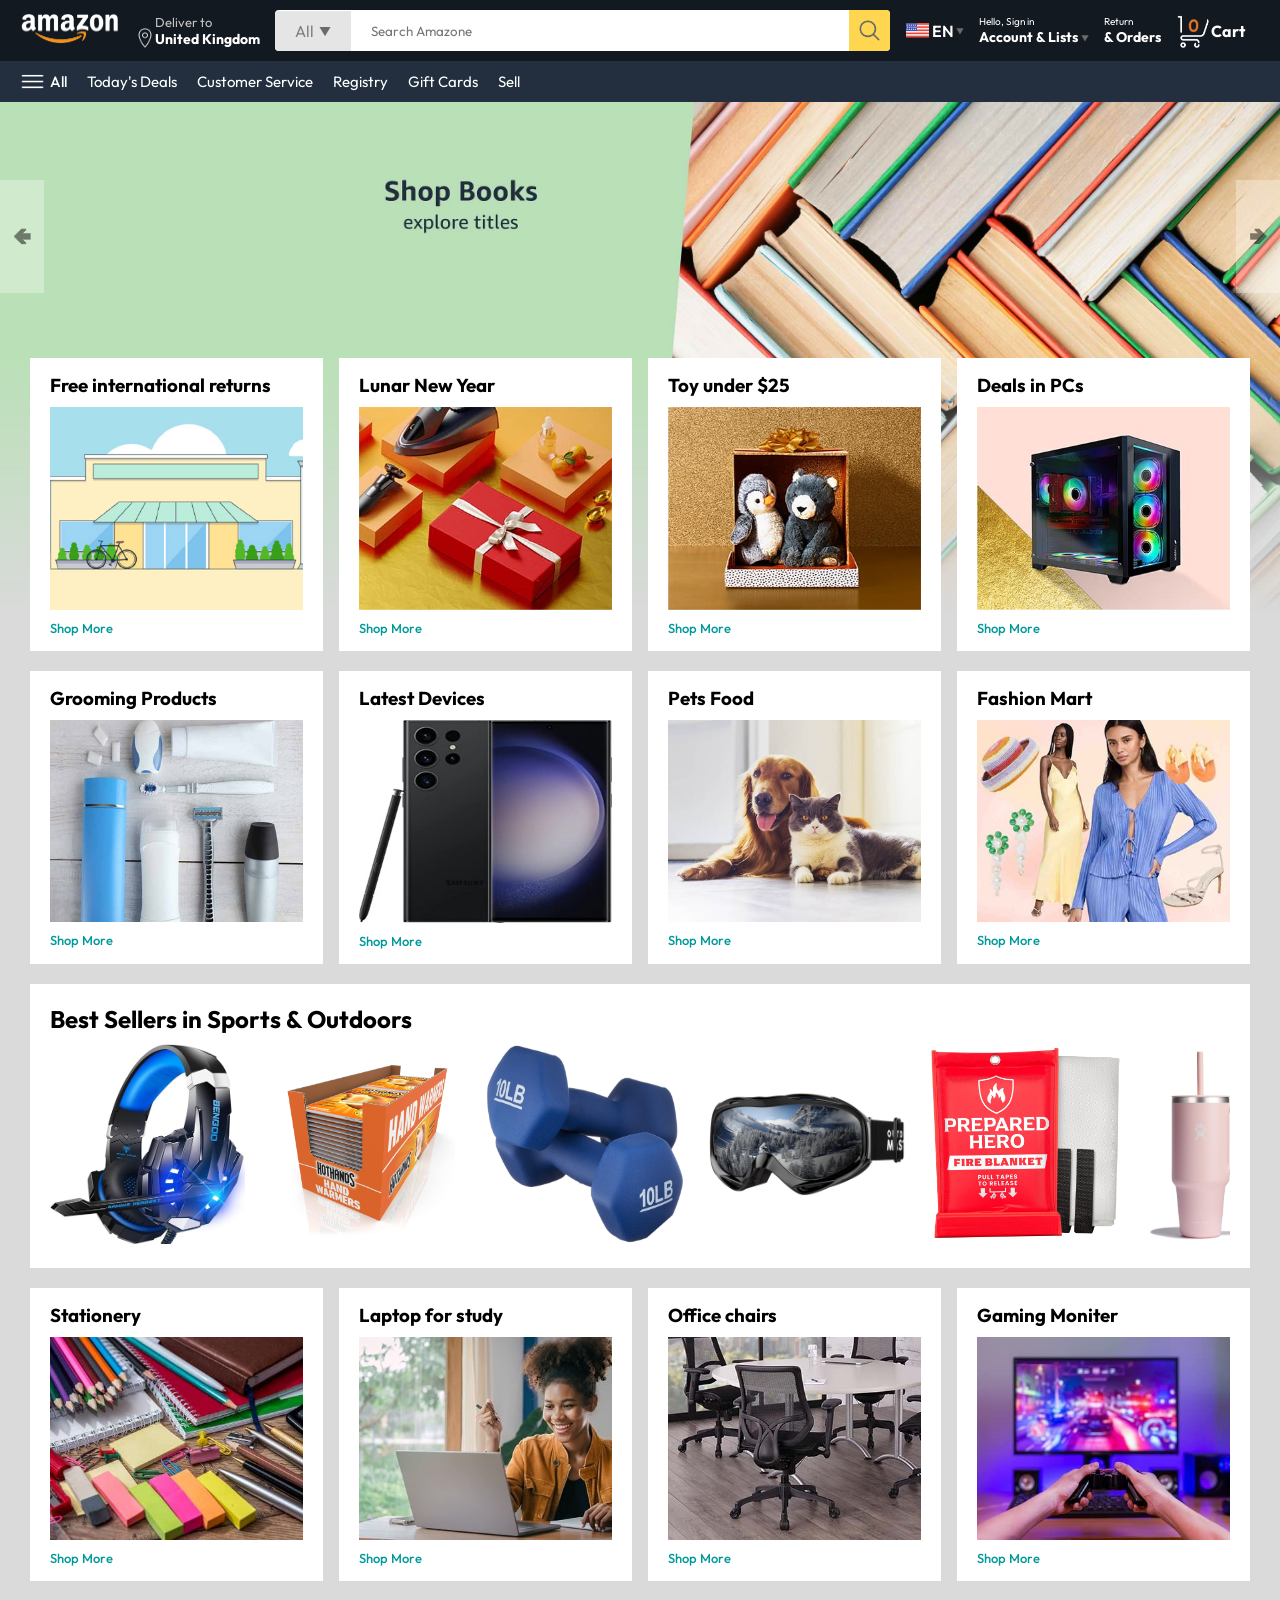
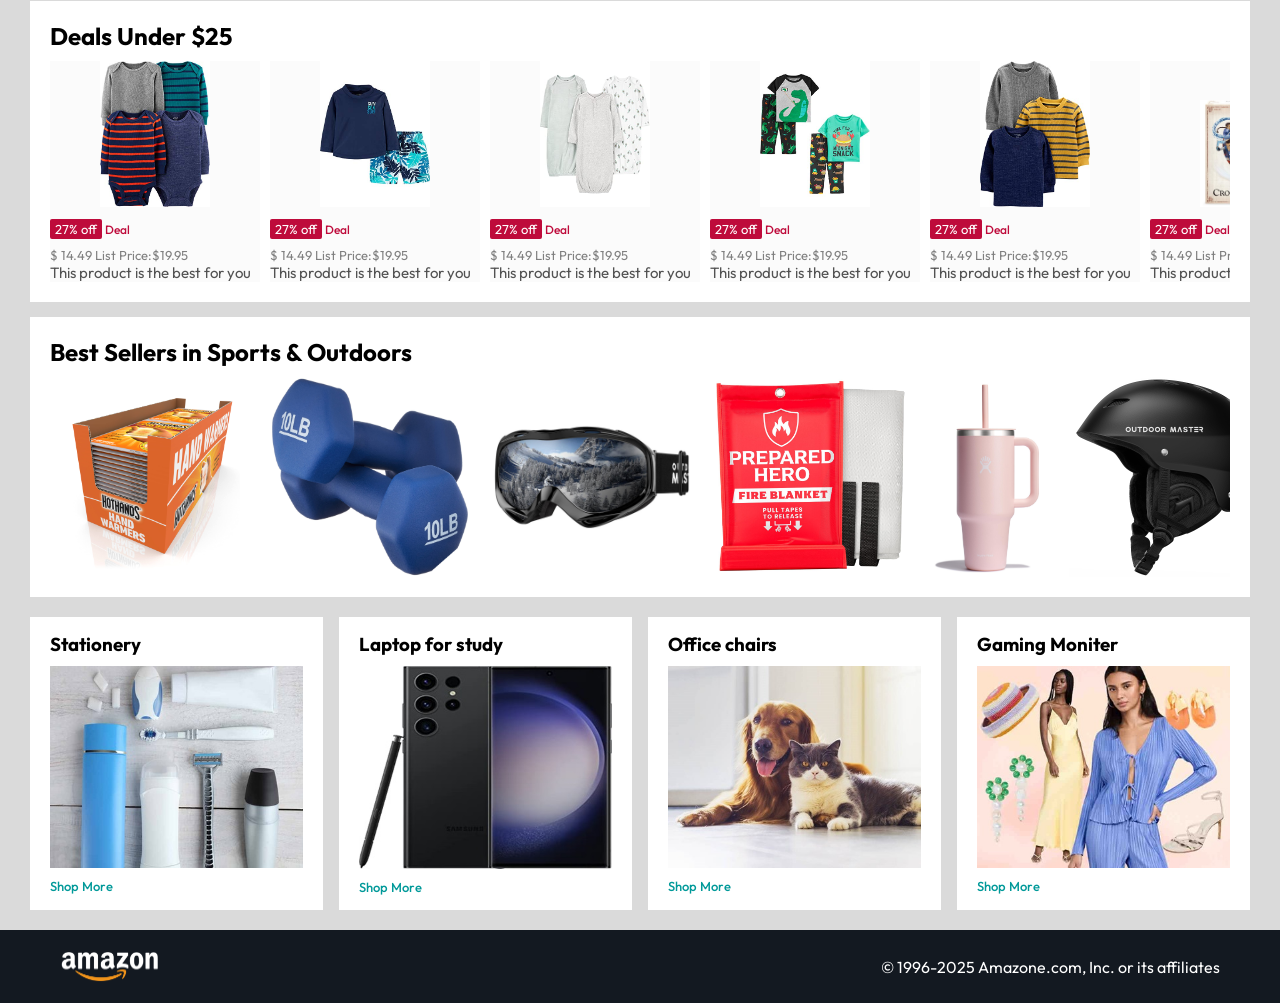
<file: index.html>
<!DOCTYPE html>
<html lang="en">
<head>
    <meta charset="UTF-8">
    <meta name="viewport" content="width=device-width, initial-scale=1.0">
    <title>Amazone-Clone</title>
    <link rel="stylesheet" href="style.css">
    <link rel="shortcut icon" href="assets/amazoneFavicons.png" type="image/x-icon">
</head>
<body>
    <nav>
        <a href="/">  
            <img src="assets/amazon_logo.png" width="100" alt="">
        </a>


        <div class="nav-country">
            <img src="assets/location_icon.png" height="20" alt="">
            <div>
                <p>Deliver to</p>
                <h1>United Kingdom</h1>

            </div>
        </div>

        <div class="nav-search">
            <div class="nav-search-gategory">
                <p>All</p>
                <img src="/assets/dropdown_icon.png" height="12" alt="">
            </div>
            <input type="text" class="nav-search-input" placeholder="Search Amazone">
            <img src="/assets/search_icon.png"  class="nav-search-icon">
        </div>

        <div class="nav-language">
            <img src="assets/us_flag.png" width="25px" alt="">
            <p>EN</p>
            <img src="assets/dropdown_icon.png" width="8px" alt="">

        </div>

        <div class="nav-text">
            <p><a href="/signin.html">Hello, Sign in</a></p>
            <h1>Account & Lists <img src="/assets/dropdown_icon.png" width="8px" alt=""></h1>

        </div>


        <div class="nav-text">
            <p>Return</p>
            <h1>& Orders</h1>

        </div>
        <a href="/signin.html" class="mobil-user-icon" style="display: none;">
            <img src="/assets/user.png" alt="">
        </a>
          <a href="/signin.html" class="mobil-user-icon" style="display: none;">
            <img src="/assets/user.png" >
          </a>
        <a href="/cart.html" class="nav-cart">
            <img src="/assets/cart_icon.png" width="35px" alt="">
            <h4>Cart</h4>
        </a>



    </nav>


    <div class="nav-bottom">
        <div>
            <img src="/assets/menu_icon.png" width="25px" alt="">
            <p>All</p>
        </div>


        <p>Today's Deals</p>
        <p>Customer Service</p>
        <p>Registry</p>
        <p>Gift Cards</p>
        <p>Sell</p>

    </div>

    <div class="header-slider">
        <a href="#" class="control_prev">&#129144</a>
        <a href="#" class="control_next">&#129146</a>
        <ul>
            <img src="/assets/header1.jpg" class="header-img" alt="">
            <img src="/assets/header2.jpg" class="header-img" alt="">
            <img src="/assets/header3.jpg" class="header-img" alt="">
            <img src="/assets/header4.jpg" class="header-img" alt="">
            <img src="/assets/header5.jpg" class="header-img" alt="">
            <img src="/assets/header6.jpg" class="header-img" alt="">
        </ul>
    </div>


    <div class="box-row header-box">
        <div class="box-col">
            <h3>Free international returns</h3>
            <img src="/assets/box1-1.jpg" alt="">
            <a href="/">Shop More</a>
        </div>

        <div class="box-col">
            <h3>Lunar New Year</h3>
            <img src="/assets/box1-2.jpg" alt="">
            <a href="/">Shop More</a>
        </div>

        <div class="box-col">
            <h3>Toy under $25</h3>
            <img src="/assets/box1-3.jpg" alt="">
            <a href="/">Shop More</a>
        </div>

        <div class="box-col">
            <h3>Deals in PCs</h3>
            <img src="/assets/box1-4.jpg" alt="">
            <a href="/">Shop More</a>
        </div>
    </div>



    <div class="box-row ">
        <div class="box-col">
            <h3>Grooming Products</h3>
            <img src="/assets/box2-1.jpg" alt="">
            <a href="/">Shop More</a>
        </div>

        <div class="box-col">
            <h3>Latest Devices</h3>
            <img src="/assets/box2-2.jpg" alt="">
            <a href="/">Shop More</a>
        </div>

        <div class="box-col">
            <h3>Pets Food</h3>
            <img src="/assets/box2-3.jpg" alt="">
            <a href="/">Shop More</a>
        </div>

        <div class="box-col">
            <h3>Fashion Mart</h3>
            <img src="/assets/box2-4.jpg" alt="">
            <a href="/">Shop More</a>
        </div>
    </div>



    <div class="products-slider">
        <h2>Best Sellers in Sports & Outdoors</h2>
        <div class="products">


            <a href="/product.html">
            <img src="/assets/product_img.jpg" alt=""> </a>

            <img src="/assets/product1-1.jpg" alt="">
            <img src="/assets/product1-2.jpg" alt="">
            <img src="/assets/product1-3.jpg" alt="">
            <img src="/assets/product1-4.jpg" alt="">
            <img src="/assets/product1-5.jpg" alt="">
            <img src="/assets/product1-6.jpg" alt="">
            <img src="/assets/product1-7.jpg" alt="">
            <img src="/assets/product1-8.jpg" alt="">
            <img src="/assets/product1-9.jpg" alt="">
            <img src="/assets/product1-10.jpg" alt="">
        </div>
    </div>


    
    <div class="box-row ">
        <div class="box-col">
            <h3>Stationery</h3>
            <img src="/assets/box3-1.jpg" alt="">
            <a href="/">Shop More</a>
        </div>

        <div class="box-col">
            <h3>Laptop for study</h3>
            <img src="/assets/box3-2.jpg" alt="">
            <a href="/">Shop More</a>
        </div>

        <div class="box-col">
            <h3>Office chairs</h3>
            <img src="/assets/box3-3.jpg" alt="">
            <a href="/">Shop More</a>
        </div>

        <div class="box-col">
            <h3>Gaming Moniter</h3>
            <img src="/assets/box3-4.jpg" alt="">
            <a href="/">Shop More</a>
        </div>
    </div>




    <div class="products-slider-with-price">
        <h2>Deals Under $25</h2>
        <div class="products">
            <div class="product-card">
                <div class="product-img-container">
                    <img src="/assets/product2-1.jpg" alt="">
                </div>

                <div class="product-offer">
                    <p>27% off</p> <span>Deal</span>
                </div>

                <p class="product-price">$  <span>14.49</span> List Price:$19.95</p>
                <h4>This product is the best for you</h4>
            </div>
           
            <div class="product-card">
                <div class="product-img-container">
                    <img src="/assets/product2-2.jpg" alt="">
                </div>

                <div class="product-offer">
                    <p>27% off</p> <span>Deal</span>
                </div>

                <p class="product-price">$  <span>14.49</span> List Price:$19.95</p>
                <h4>This product is the best for you</h4>
            </div>
            <div class="product-card">
                <div class="product-img-container">
                    <img src="/assets/product2-3.jpg" alt="">
                </div>

                <div class="product-offer">
                    <p>27% off</p> <span>Deal</span>
                </div>

                <p class="product-price">$  <span>14.49</span> List Price:$19.95</p>
                <h4>This product is the best for you</h4>
            </div>
            <div class="product-card">
                <div class="product-img-container">
                    <img src="/assets/product2-4.jpg" alt="">
                </div>

                <div class="product-offer">
                    <p>27% off</p> <span>Deal</span>
                </div>

                <p class="product-price">$  <span>14.49</span> List Price:$19.95</p>
                <h4>This product is the best for you</h4>
            </div>
            <div class="product-card">
                <div class="product-img-container">
                    <img src="/assets/product2-5.jpg" alt="">
                </div>

                <div class="product-offer">
                    <p>27% off</p> <span>Deal</span>
                </div>

                <p class="product-price">$  <span>14.49</span> List Price:$19.95</p>
                <h4>This product is the best for you</h4>
            </div>
            <div class="product-card">
                <div class="product-img-container">
                    <img src="/assets/product2-6.jpg" alt="">
                </div>

                <div class="product-offer">
                    <p>27% off</p> <span>Deal</span>
                </div>

                <p class="product-price">$  <span>14.49</span> List Price:$19.95</p>
                <h4>This product is the best for you</h4>
            </div>
            <div class="product-card">
                <div class="product-img-container">
                    <img src="/assets/product2-7.jpg" alt="">
                </div>

                <div class="product-offer">
                    <p>27% off</p> <span>Deal</span>
                </div>

                <p class="product-price">$  <span>14.49</span> List Price:$19.95</p>
                <h4>This product is the best for you</h4>
            </div>
            <div class="product-card">
                <div class="product-img-container">
                    <img src="/assets/product2-8.jpg" alt="">
                </div>

                <div class="product-offer">
                    <p>27% off</p> <span>Deal</span>
                </div>

                <p class="product-price">$  <span>14.49</span> List Price:$19.95</p>
                <h4>This product is the best for you</h4>
            </div>
            <div class="product-card">
                <div class="product-img-container">
                    <img src="/assets/product2-9.jpg" alt="">
                </div>

                <div class="product-offer">
                    <p>27% off</p> <span>Deal</span>
                </div>

                <p class="product-price">$  <span>14.49</span> List Price:$19.95</p>
                <h4>This product is the best for you</h4>
            </div>
            <div class="product-card">
                <div class="product-img-container">
                    <img src="/assets/product2-10.jpg" alt="">
                </div>

                <div class="product-offer">
                    <p>27% off</p> <span>Deal</span>
                </div>

                <p class="product-price">$  <span>14.49</span> List Price:$19.95</p>
                <h4>This product is the best for you</h4>
            </div>
            <div class="product-card">
                <div class="product-img-container">
                    <img src="/assets/product2-11.jpg" alt="">
                </div>

                <div class="product-offer">
                    <p>27% off</p> <span>Deal</span>
                </div>

                <p class="product-price">$  <span>14.49</span> List Price:$19.95</p>
                <h4>This product is the best for you</h4>
            </div>
        </div>
    </div>



    <div class="products-slider">
        <h2>Best Sellers in Sports & Outdoors</h2>
        <div class="products">

            <img src="/assets/product1-1.jpg" alt="">
            <img src="/assets/product1-2.jpg" alt="">
            <img src="/assets/product1-3.jpg" alt="">
            <img src="/assets/product1-4.jpg" alt="">
            <img src="/assets/product1-5.jpg" alt="">
            <img src="/assets/product1-6.jpg" alt="">
            <img src="/assets/product1-7.jpg" alt="">
            <img src="/assets/product1-8.jpg" alt="">
            <img src="/assets/product1-9.jpg" alt="">
            <img src="/assets/product1-10.jpg" alt="">
        </div>
    </div>





     <div class="box-row ">
        <div class="box-col">
            <h3>Stationery</h3>
            <img src="/assets/box2-1.jpg" alt="">
            <a href="/">Shop More</a>
        </div>

        <div class="box-col">
            <h3>Laptop for study</h3>
            <img src="/assets/box2-2.jpg" alt="">
            <a href="/">Shop More</a>
        </div>

        <div class="box-col">
            <h3>Office chairs</h3>
            <img src="/assets/box2-3.jpg" alt="">
            <a href="/">Shop More</a>
        </div>

        <div class="box-col">
            <h3>Gaming Moniter</h3>
            <img src="/assets/box2-4.jpg" alt="">
            <a href="/">Shop More</a>
        </div>
    </div>



<footer>
    <img src="/assets/amazon_logo.png"  width="100" alt="">
    <p>&copy; 1996-2025 Amazone.com, Inc. or its affiliates</p>
</footer>

    
    <script src="script.js"></script>
</body>
</html>
</file>
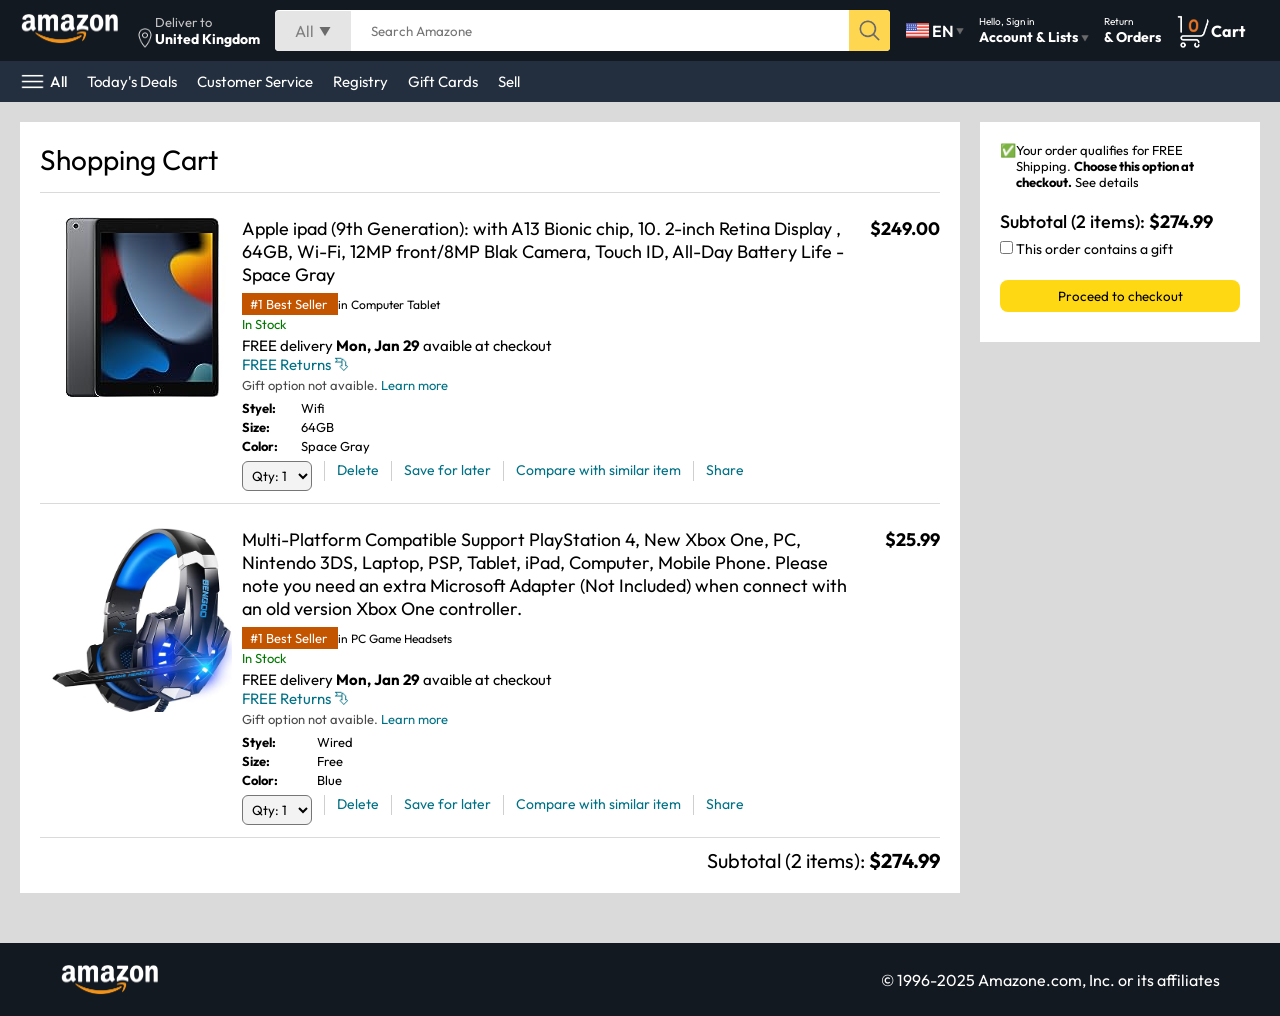
<file: cart.html>
<!DOCTYPE html>
<html lang="en">
<head>
    <meta charset="UTF-8">
    <meta name="viewport" content="width=device-width, initial-scale=1.0">
    <title>Cart</title>
    <link rel="stylesheet" href="/style.css">
    <link rel="stylesheet" href="/cart.css">
</head>
<body>

        <nav>
        <a href="/">  
            <img src="assets/amazon_logo.png" width="100" alt="">
        </a>


        <div class="nav-country">
            <img src="assets/location_icon.png" height="20" alt="">
            <div>
                <p>Deliver to</p>
                <h1>United Kingdom</h1>

            </div>
        </div>

        <div class="nav-search">
            <div class="nav-search-gategory">
                <p>All</p>
                <img src="/assets/dropdown_icon.png" height="12" alt="">
            </div>
            <input type="text" class="nav-search-input" placeholder="Search Amazone">
            <img src="/assets/search_icon.png"  class="nav-search-icon">
        </div>

        <div class="nav-language">
            <img src="assets/us_flag.png" width="25px" alt="">
            <p>EN</p>
            <img src="assets/dropdown_icon.png" width="8px" alt="">

        </div>

        <div class="nav-text">
            <p><a href="/signin.html">Hello, Sign in</a></p>
            <h1>Account & Lists <img src="/assets/dropdown_icon.png" width="8px" alt=""></h1>

        </div>


        <div class="nav-text">
            <p>Return</p>
            <h1>& Orders</h1>

        </div>

          <a href="/signin.html" class="mobil-user-icon" style="display: none;">
            <img src="/assets/user.png" alt="">
        </a>

        <a href="" class="nav-cart">
            <img src="/assets/cart_icon.png" width="35px" alt="">
            <h4>Cart</h4>
        </a>



    </nav>


    <div class="nav-bottom">
        <div>
            <img src="/assets/menu_icon.png" width="25px" alt="">
            <p>All</p>
        </div>


        <p>Today's Deals</p>
        <p>Customer Service</p>
        <p>Registry</p>
        <p>Gift Cards</p>
        <p>Sell</p>

    </div>

    <div class="cart">
        <div class="cart-left">
              <h1>Shopping Cart</h1>
              <hr>
              <div class="product-cart-list">
                <img src="/assets/ipad_img.jpg" alt="" width="180px">
                <div>
                    <div class="product-cart-titleprice">
                        <p>Apple  ipad (9th Generation): with A13 Bionic chip, 10.
                            2-inch Retina Display , 64GB, Wi-Fi, 12MP front/8MP Blak 
                            Camera, Touch ID, All-Day Battery Life - Space Gray
                        </p>
                        <p><b>$249.00</b></p>
                    </div>
                    <p  class="product-cart-bestseller">
                    <span>    #1 Best Seller </span> in Computer Tablet 
                    </p>
                    <p class="product-cart-stock">In Stock</p>
                    <p class="product-cart-delivery">FREE delivery <b> Mon, Jan 29 </b> avaible at checkout</p>
                    <p class="product-cart-returns">FREE Returns &#11191</p>
                    <p class="product-cart-giftoption">Gift option not avaible. <span>Learn more</span> </p>
                    <div class="product-cart-specs">
                        <p><b>Styel:</b></p> <p>Wifi</p>
                        <p><b>Size:</b></p> <p>64GB</p>
                        <p><b>Color:</b></p> <p>Space Gray</p>
                    </div>


                    <div class="cart-list-action">
                        <select > 
                            <option value=" 1">Qty: 1</option>
                            <option value=" 2">Qty: 2</option>
                            <option value="3">Qty: 3</option>
                            <option value=" 4">Qty: 4</option>
                            <option value="5">Qty: 5</option>
                        </select>
                        <hr>
                        <p class="action-btn">Delete</p>
                        <hr>
                        <p class="action-btn">Save for  later</p>
                        <hr>
                        <p class="action-btn">Compare with similar item</p>
                        <hr>
                        <p class="action-btn">Share</p>
                    </div>

                </div>
              </div>



              <hr>




               <div class="product-cart-list">
                <img src="/assets/product_img.jpg" alt="" width="180px" >
                <div>
                    <div class="product-cart-titleprice">
                        <p>Multi-Platform Compatible Support PlayStation 4, New
                Xbox One, PC, Nintendo 3DS, Laptop, PSP, Tablet, iPad,
                Computer, Mobile Phone. Please note you need an extra 
                Microsoft Adapter (Not Included) when connect with an old 
                version Xbox One controller.
                        </p>
                        <p><b>$25.99</b></p>
                    </div>
                    <p  class="product-cart-bestseller">
                    <span>    #1 Best Seller </span> in PC Game Headsets
                    </p>
                    <p class="product-cart-stock">In Stock</p>
                    <p class="product-cart-delivery">FREE delivery <b> Mon, Jan 29 </b> avaible at checkout</p>
                    <p class="product-cart-returns">FREE Returns &#11191</p>
                    <p class="product-cart-giftoption">Gift option not avaible. <span>Learn more</span> </p>
                    <div class="product-cart-specs">
                        <p><b>Styel:</b></p> <p>Wired</p>
                        <p><b>Size:</b></p> <p>Free</p>
                        <p><b>Color:</b></p> <p>Blue</p>
                    </div>


                    <div class="cart-list-action">
                        <select > 
                            <option value=" 1">Qty: 1</option>
                            <option value=" 2">Qty: 2</option>
                            <option value="3">Qty: 3</option>
                            <option value=" 4">Qty: 4</option>
                            <option value="5">Qty: 5</option>
                        </select>
                        <hr>
                        <p class="action-btn">Delete</p>
                        <hr>
                        <p class="action-btn">Save for  later</p>
                        <hr>
                        <p class="action-btn">Compare with similar item</p>
                        <hr>
                        <p class="action-btn">Share</p>
                    </div>

                </div>
              </div>
              <hr>
              <div class="cart-list-subtotal">
                Subtotal (2 items): <b>$274.99</b>
              </div>



        </div>
        <div class="cart-right">
            <div class="cart-free-delivery">
                <p>&#x2705</p>
                <p>Your order qualifies for FREE Shipping.
                     <b>Choose this option at checkout.</b> See details</p>
                     

            </div>

            <p class="cart-subtotal"> Subtotal (2 items): <b>$274.99</b></p>
            <p class="cart-right-gift"> <input type="checkbox"> This order contains a gift</p>
            <button>Proceed to checkout</button>
        </div>
    </div>

    
<footer class="footer-cart">
    <img src="/assets/amazon_logo.png"  width="100" alt="">
    <p>&copy; 1996-2025 Amazone.com, Inc. or its affiliates</p>
</footer>

    
</body>
</html>
</file>
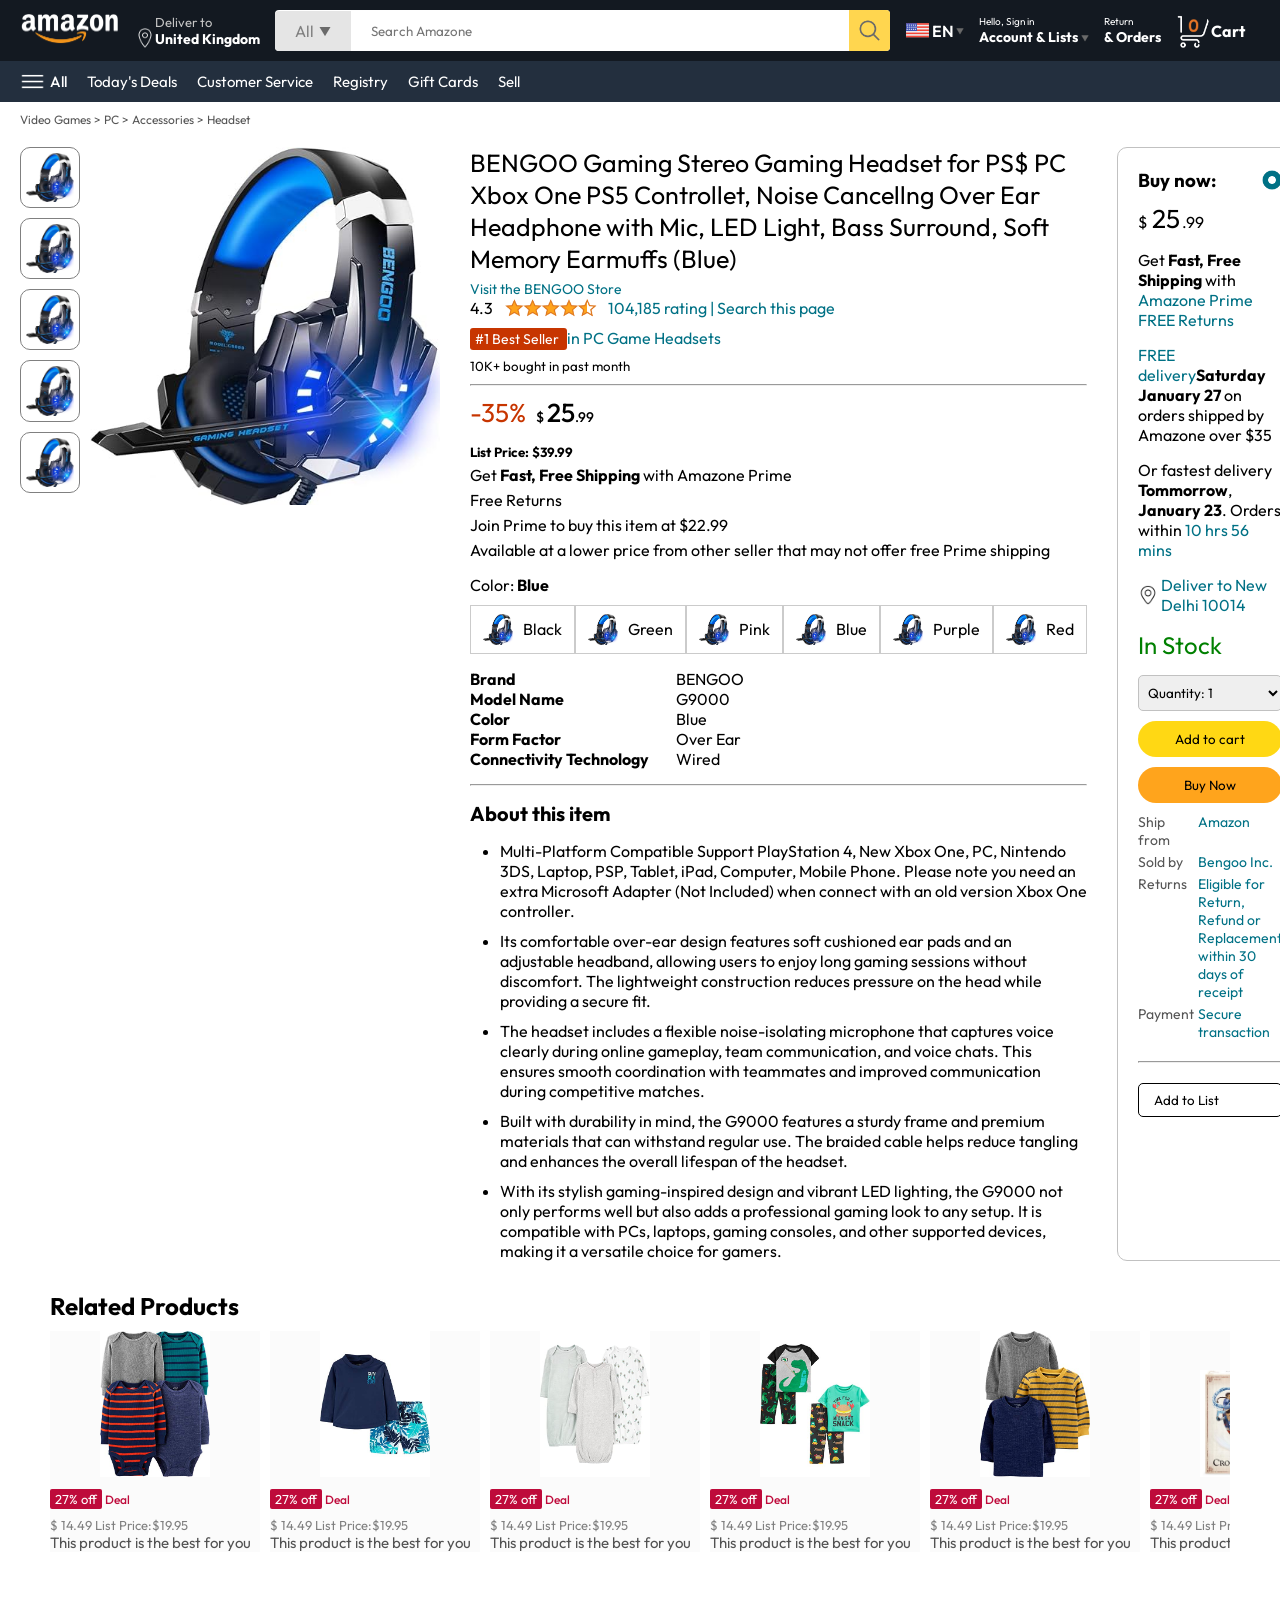
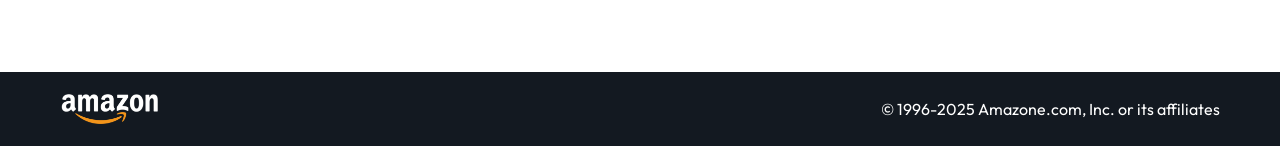
<file: product.html>
<!DOCTYPE html>
<html lang="en">
<head>
    <meta charset="UTF-8">
    <meta name="viewport" content="width=device-width, initial-scale=1.0">
    <title>Product Page</title>
    <link rel="stylesheet" href="style.css">
    <link rel="stylesheet" href="product.css">

</head>
<body>
    


     <nav>
        <a href="/">  
            <img src="assets/amazon_logo.png" width="100" alt="">
        </a>


        <div class="nav-country">
            <img src="assets/location_icon.png" height="20" alt="">
            <div>
                <p>Deliver to</p>
                <h1>United Kingdom</h1>

            </div>
        </div>

        <div class="nav-search">
            <div class="nav-search-gategory">
                <p>All</p>
                <img src="/assets/dropdown_icon.png" height="12" alt="">
            </div>
            <input type="text" class="nav-search-input" placeholder="Search Amazone">
            <img src="/assets/search_icon.png"  class="nav-search-icon">
        </div>

        <div class="nav-language">
            <img src="assets/us_flag.png" width="25px" alt="">
            <p>EN</p>
            <img src="assets/dropdown_icon.png" width="8px" alt="">

        </div>

        <div class="nav-text">
            <p><a href="/signin.html">Hello, Sign in</a></p>
            <h1>Account & Lists <img src="/assets/dropdown_icon.png" width="8px" alt=""></h1>

        </div>


        <div class="nav-text">
            <p>Return</p>
            <h1>& Orders</h1>

        </div>

         <a href="/signin.html" class="mobil-user-icon" style="display: none;">
            <img src="/assets/user.png" alt="">
        </a>

        <a href="/cart.html" class="nav-cart">
            <img src="/assets/cart_icon.png" width="35px" alt="">
            <h4>Cart</h4>
        </a>



    </nav>


    <div class="nav-bottom">
        <div>
            <img src="/assets/menu_icon.png" width="25px" alt="">
            <p>All</p>
        </div>


        <p>Today's Deals</p>
        <p>Customer Service</p>
        <p>Registry</p>
        <p>Gift Cards</p>
        <p>Sell</p>

    </div>

    <p class="breadcrum">Video Games > PC > Accessories > Headset</p>

    <div class="product-display">
        <div class="product-d-image">
            <div class="product-icons">
                <img src="/assets/product_img.jpg"  alt="" width="60">
                <img src="/assets/product_img.jpg"  alt="" width="60">
                <img src="/assets/product_img.jpg"  alt="" width="60">
                <img src="/assets/product_img.jpg"  alt="" width="60">
                <img src="/assets/product_img.jpg"  alt="" width="60">
            </div>
            <div class="product-main-image">
                 <img src="/assets/product_img.jpg"  alt="" width="350">
            </div>
        </div>
        <div class="product-d-details">
            <p class="product-title">
                BENGOO Gaming Stereo Gaming Headset for PS$ PC Xbox One PS5
                Controllet, Noise Cancellng Over Ear Headphone with Mic, LED
                Light, Bass Surround, Soft Memory Earmuffs (Blue)
            </p>
            <p class="brand-store">
                Visit the BENGOO Store
            </p>

            <div class="product-rating">
            <div>
                    <div>4.3 <img src="/assets/rating_img.png" height="20px">
                    </div>
                
                <p>104,185 rating | Search this page</p>
            </div>

            <p>
                  <span> #1 Best Seller </span> in PC Game Headsets 
            </p>

            <h5>10K+ bought in past month</h5>
            <hr>
       </div>


       <div class="product-d-price">
        <div>
            <p>-35%</p>
            <h1>$ <span>25</span>.99</h1>


        </div>

        <h5>List Price:  <span> $39.99 </span></h5>
        <p>Get  <b>Fast, Free Shipping </b> with <span> Amazone Prime </span></p>
        <p> <span>Free Returns </span></p>
        <p> <span>Join Prime to  buy this item at $22.99 </span></p>
        <p>Available at a lower price from <span> other seller</span> that may not 
            offer free Prime shipping
        </p>
       </div>

       <div class="product-color-selection">
        <p>Color: <b>Blue</b></p>
        <div class="product-color-options">
            <div class="option">
                <img src="/assets/product_img.jpg" width="30px">
                <p>Black</p>
            </div>
            <div class="option">
                <img src="/assets/product_img.jpg" width="30px">
                <p>Green</p>
            </div>
            <div class="option">
                <img src="/assets/product_img.jpg" width="30px">
                <p>Pink</p>
            </div>
            <div class="option">
                <img src="/assets/product_img.jpg" width="30px">
                <p>Blue</p>
            </div>
            <div class="option">
                <img src="/assets/product_img.jpg" width="30px">
                <p>Purple</p>
            </div>
            <div class="option">
                <img src="/assets/product_img.jpg" width="30px">
                <p>Red</p>
            </div>
        </div>
       </div>


       <div class="product-info">
        <p>
            <b>Brand</b>
        </p> <p>BENGOO</p>
        <p>
            <b>Model Name  </b>
        </p> <p>G9000</p>
        <p>
            <b>Color</b>
        </p> <p>Blue</p>
        <p>
            <b>Form Factor</b>
        </p> <p>Over Ear</p>
        <p>
            <b>Connectivity Technology</b>
        </p> <p>Wired</p>
       </div>
       <hr>
       <div class="product-description">
        <h1>About this item</h1>
        <ul>
            <li>Multi-Platform Compatible Support PlayStation 4, New
                Xbox One, PC, Nintendo 3DS, Laptop, PSP, Tablet, iPad,
                Computer, Mobile Phone. Please note you need an extra 
                Microsoft Adapter (Not Included) when connect with an old 
                version Xbox One controller.
            </li>

            <li>Its comfortable over-ear design features soft cushioned ear pads and an adjustable headband, allowing users to enjoy long gaming sessions without discomfort. The lightweight construction reduces pressure on the head while providing a secure fit.</li>

            <li>The headset includes a flexible noise-isolating microphone that captures voice clearly during online gameplay, team communication, and voice chats. This ensures smooth coordination with teammates and improved communication during competitive matches.</li>

            <li>Built with durability in mind, the G9000 features a sturdy frame and premium materials that can withstand regular use. The braided cable helps reduce tangling and enhances the overall lifespan of the headset.</li>

            <li>With its stylish gaming-inspired design and vibrant LED lighting, the G9000 not only performs well but also adds a professional gaming look to any setup. It is compatible with PCs, laptops, gaming consoles, and other supported devices, making it a versatile choice for gamers.</li>
        </ul>
       </div>

        </div>
        <div class="product-d-purchase">
            <div class="title">
                <h3>Buy now:</h3> <img src="/assets/circle_icon.png" width="20px">
            </div>
            <h1  class="price">$ <span>25</span>.99</h1>
            <div class="gap">
                <p>Get <b>Fast, Free Shipping</b> with <span>Amazone Prime</span></p>
                <p><span>FREE Returns</span></p>
            </div>
            <div class="gap">
                <p><span> FREE delivery</span><b>Saturday</b></p>
                <p><b>January 27</b> on orders shipped by Amazone over $35</p>
            </div>
            <div class="gap">
                <p>Or fastest delivery <b>Tommorrow</b>, <b>January 23</b>. Orders
                within <span>10 hrs 56 mins </span></p>
                
            </div>


            <div class="delivery-location">
                <img src="/assets/location_icon_dark.png" alt="" width="20px">
                <p><span>Deliver to New Delhi 10014</span></p>
            </div>
            <h2 class="product-stock">In Stock</h2>
            <select class="product-quantity">
                <option value="1">Quantity: 1</option>
                <option value="2">Quantity: 2</option>
                <option value="3">Quantity: 3</option>
            </select>

            <button class="btn">Add to cart</button>
            <button class="btn product-buy">Buy Now</button>

            <div class="product-seller-info">

                <p>Ship from</p> <p><span>Amazon</span></p>
                <p>Sold by</p> <p><span>Bengoo Inc.</span></p>
                <p>Returns</p> <p><span>Eligible for Return, Refund or
                    Replacement within 30 days of receipt
                </span></p>
                <p>Payment</p> <p><span>Secure transaction</span></p>
            </div>

            <hr>
            <button class="product-add-list" >Add to List</button>

        </div>
    </div>




 <div class="products-slider-with-price">
        <h2>Related Products</h2>
        <div class="products">
            <div class="product-card">
                <div class="product-img-container">
                    <img src="/assets/product2-1.jpg" alt="">
                </div>

                <div class="product-offer">
                    <p>27% off</p> <span>Deal</span>
                </div>

                <p class="product-price">$  <span>14.49</span> List Price:$19.95</p>
                <h4>This product is the best for you</h4>
            </div>
           
            <div class="product-card">
                <div class="product-img-container">
                    <img src="/assets/product2-2.jpg" alt="">
                </div>

                <div class="product-offer">
                    <p>27% off</p> <span>Deal</span>
                </div>

                <p class="product-price">$  <span>14.49</span> List Price:$19.95</p>
                <h4>This product is the best for you</h4>
            </div>
            <div class="product-card">
                <div class="product-img-container">
                    <img src="/assets/product2-3.jpg" alt="">
                </div>

                <div class="product-offer">
                    <p>27% off</p> <span>Deal</span>
                </div>

                <p class="product-price">$  <span>14.49</span> List Price:$19.95</p>
                <h4>This product is the best for you</h4>
            </div>
            <div class="product-card">
                <div class="product-img-container">
                    <img src="/assets/product2-4.jpg" alt="">
                </div>

                <div class="product-offer">
                    <p>27% off</p> <span>Deal</span>
                </div>

                <p class="product-price">$  <span>14.49</span> List Price:$19.95</p>
                <h4>This product is the best for you</h4>
            </div>
            <div class="product-card">
                <div class="product-img-container">
                    <img src="/assets/product2-5.jpg" alt="">
                </div>

                <div class="product-offer">
                    <p>27% off</p> <span>Deal</span>
                </div>

                <p class="product-price">$  <span>14.49</span> List Price:$19.95</p>
                <h4>This product is the best for you</h4>
            </div>
            <div class="product-card">
                <div class="product-img-container">
                    <img src="/assets/product2-6.jpg" alt="">
                </div>

                <div class="product-offer">
                    <p>27% off</p> <span>Deal</span>
                </div>

                <p class="product-price">$  <span>14.49</span> List Price:$19.95</p>
                <h4>This product is the best for you</h4>
            </div>
            <div class="product-card">
                <div class="product-img-container">
                    <img src="/assets/product2-7.jpg" alt="">
                </div>

                <div class="product-offer">
                    <p>27% off</p> <span>Deal</span>
                </div>

                <p class="product-price">$  <span>14.49</span> List Price:$19.95</p>
                <h4>This product is the best for you</h4>
            </div>
            <div class="product-card">
                <div class="product-img-container">
                    <img src="/assets/product2-8.jpg" alt="">
                </div>

                <div class="product-offer">
                    <p>27% off</p> <span>Deal</span>
                </div>

                <p class="product-price">$  <span>14.49</span> List Price:$19.95</p>
                <h4>This product is the best for you</h4>
            </div>
            <div class="product-card">
                <div class="product-img-container">
                    <img src="/assets/product2-9.jpg" alt="">
                </div>

                <div class="product-offer">
                    <p>27% off</p> <span>Deal</span>
                </div>

                <p class="product-price">$  <span>14.49</span> List Price:$19.95</p>
                <h4>This product is the best for you</h4>
            </div>
            <div class="product-card">
                <div class="product-img-container">
                    <img src="/assets/product2-10.jpg" alt="">
                </div>

                <div class="product-offer">
                    <p>27% off</p> <span>Deal</span>
                </div>

                <p class="product-price">$  <span>14.49</span> List Price:$19.95</p>
                <h4>This product is the best for you</h4>
            </div>
            <div class="product-card">
                <div class="product-img-container">
                    <img src="/assets/product2-11.jpg" alt="">
                </div>

                <div class="product-offer">
                    <p>27% off</p> <span>Deal</span>
                </div>

                <p class="product-price">$  <span>14.49</span> List Price:$19.95</p>
                <h4>This product is the best for you</h4>
            </div>
        </div>
    </div>




    
<footer class="product-footer">
    <img src="/assets/amazon_logo.png"  width="100" alt="">
    <p>&copy; 1996-2025 Amazone.com, Inc. or its affiliates</p>
</footer>





<script>



const scrollContainer = document.querySelectorAll('.products');
for (const item of scrollContainer) {
    item.addEventListener('wheel'  ,  (evt) => {
          evt.preventDefault();
          item.scrollLeft += evt.deltaY;
    });
}

</script>


</body>
</html>
</file>
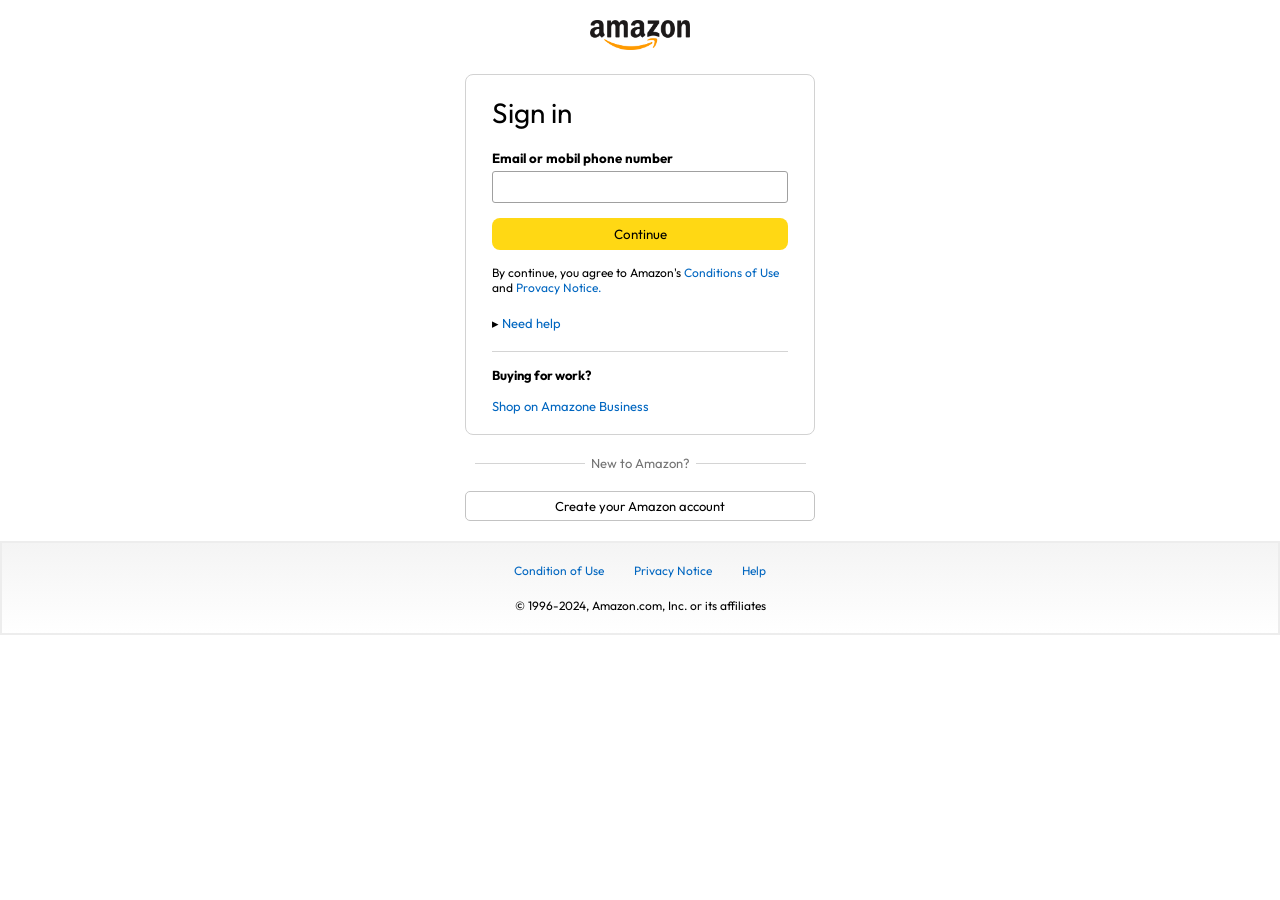
<file: signin.html>
<!DOCTYPE html>
<html lang="en">
<head>
    <meta charset="UTF-8">
    <meta name="viewport" content="width=device-width, initial-scale=1.0">
    <title>Sign In</title>
    <link rel="stylesheet" href="signin.css">
</head>
<body>

    <a href="/"><img class="logo" src="assets/amazon_logo_dark.png" alt="" width="100px"></a>
    <div class="signin-container">
        <h1 class="signin-title">Sign in</h1>
        <h5 class="input-lable">Email or mobil phone number</h5>
        <input type="text">
        <button>Continue</button>
        <p class="signin-condition">By continue, you agree to Amazon's <span>Conditions of Use</span>
             and 
            <span>Provacy Notice.</span>
            <p class="signin-help">&#9656  <span>Need help</span></p>
            <hr>
            <h4>Buying for work?</h4>
            <p class="signin-business"><span>Shop on Amazone Business</span></p>
        </p>
    </div>
    

    <div class="signin-bottom">
        <hr>
        <p>New to Amazon?</p>
        <hr>
    </div>
       <a href="/signup.html">
        <button class="signin-signup-btn">Create your Amazon account</button></a>
    
    <footer>
        <div class="footer-link">
            <a href="#">Condition of  Use</a>
            <a href="#">Privacy Notice</a>
            <a href="#">Help</a>

        </div>
        <p class="footer-copyright">&copy; 1996-2024, Amazon.com,  Inc. or  its affiliates</p>
    </footer>

</body>
</html>
</file>
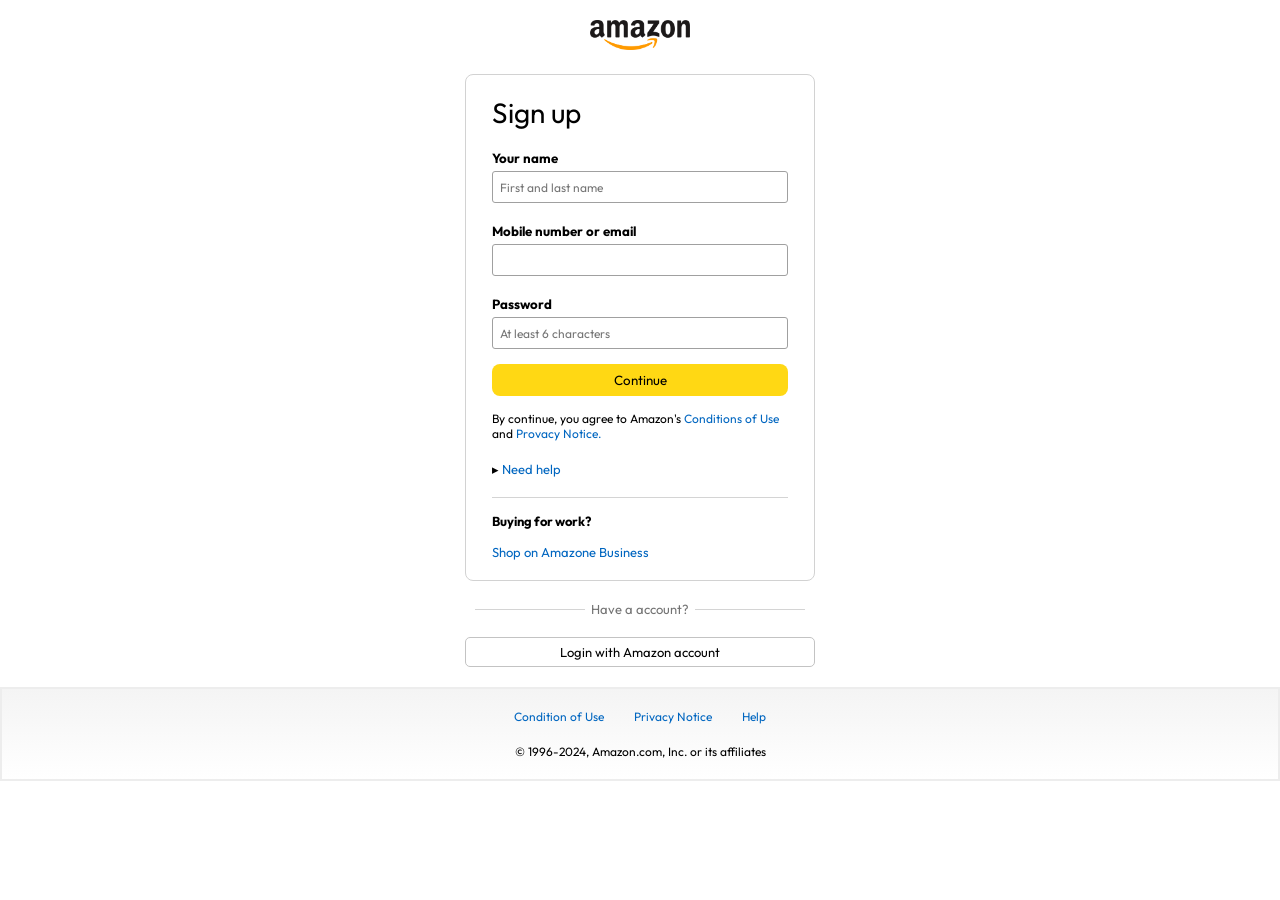
<file: signup.html>
<!DOCTYPE html>
<html lang="en">
<head>
    <meta charset="UTF-8">
    <meta name="viewport" content="width=device-width, initial-scale=1.0">
    <title>Sign up</title>
    <link rel="stylesheet" href="/signin.css">
</head>
<body>
     <a href="/"><img class="logo" src="assets/amazon_logo_dark.png" alt="" width="100px"></a>
    <div class="signin-container">
        <h1 class="signin-title">Sign up</h1>
        <h5 class="input-lable">Your name</h5>
        <input type="text" placeholder="First and last name">
         <h5 class="input-lable">Mobile number or email</h5>
         <input type="text">
          <h5 class="input-lable">Password</h5>
          <input type="password" placeholder="At least 6 characters">
        <button>Continue</button>
        <p class="signin-condition">By continue, you agree to Amazon's <span>Conditions of Use</span>
             and 
            <span>Provacy Notice.</span>
            <p class="signin-help">&#9656  <span>Need help</span></p>
            <hr>
            <h4>Buying for work?</h4>
            <p class="signin-business"><span>Shop on Amazone Business</span></p>
        </p>
    </div>
    

    <div class="signin-bottom">
        <hr>
        <p>Have a account?</p>
        <hr>
    </div>
       <a href="/signin.html">
        <button class="signin-signup-btn">Login with Amazon account</button></a>
    
    <footer>
        <div class="footer-link">
            <a href="#">Condition of  Use</a>
            <a href="#">Privacy Notice</a>
            <a href="#">Help</a>

        </div>
        <p class="footer-copyright">&copy; 1996-2024,
             Amazon.com,  Inc. or  its affiliates</p>
    </footer>
</body>
</html>
</file>
<file: style.css>
@import url('https://fonts.googleapis.com/css2?family=Outfit:wght@100..900&display=swap');

*{
    padding: 0;
    margin: 0;
    box-sizing: border-box;
    font-family: "Outfit", sans-serif;

}

body{
    background : #dadada;

}

a{
    text-decoration: none;
    color: inherit;
}

nav{
    display: flex;
    align-items: center;
    justify-content: space-between;
    background: #131921;
    padding: 10px 20px;
    color: #fff;


}

.nav-country{
    display: flex;
    align-items: end;
    margin-left: 15px;
    font-size: 13px;
    color: #c4c4c4;

}

.nav-country h1{
    color: #fff;
    font-size: 14px;

}

.nav-search{
    flex: 1;
    display: flex;
    align-items: center;
    background: #fff;
    color: gray;
    max-width: 1000px;
    border-radius: 4px;
    margin-left: 15px;

}

.nav-search-gategory{
    display: flex;
    align-items: center;
    padding: 10px 20px;
    gap: 5px;
    background: #e5e5e5;
    border-radius: 4px 0 0 4px;
}

.nav-search-input{
    border: none;
    outline: none;
    padding-left: 20px;
    width: 100%;

}

.nav-search-icon{
    max-width: 41px;
    padding: 8px;
    background: #ffd64f;
    border-radius: 0 4px 4px 0;

}

.nav-language{
    display: flex;
    align-items: center;
    gap: 2px;
    font-weight: 600;
    margin-left: 15px;

}

.nav-text{
    margin-left: 15px;

}
.nav-text  p{
    font-size: 10px;

}

.nav-text h1{
    font-size: 14px;

}

.nav-cart{
    display: flex;
    align-items: center;
    margin: 0px 15px;


}

.nav-bottom{
    display: flex;
    align-items: center;
    gap: 20px;
    padding: 8px 20px;
    background: #232f3e;
    color: #fff;
    font-size: 15px;

}

.nav-bottom div{
    display: flex;
    align-items: center;
    gap: 5px;
    font-weight: 500;

}

.header-slider ul {
    display: flex;
    overflow-y: hidden;

}

.header-img{
    max-width: 100%;
    mask-image: linear-gradient(to bottom, #000000 50% , transparent 100%);


}

.header-slider a{
    position: absolute;
    top: 20%;
    z-index: 1;
    padding: 5vh 1vw;
    background: #ffffff4f;
    color: #0000007b;
    text-decoration: none;
    font-weight: 600;
    font-size: 18px;
    cursor: pointer;

}

.control_next{
    right: 0;

}


.box-row{
    display: flex;
    flex-wrap: wrap;
    row-gap: 20px;
    justify-content: space-between;
    margin: 20px 30px;
     
}

.box-col{
    display: flex;
    flex-direction: column;
    gap: 10px;
    padding: 15px 20px;
    background: #fff;
    max-width: 24%;
    min-width: 200px;
    z-index: 1;
}

.box-col a{
    font-size: 13px;
    color: #009999;
    font-weight: 500;

}

.header-box{
    margin-top: -20vw;

    
}

.products-slider{
    background: #fff;
    margin: 0 30px;
    padding: 20px;
    margin-bottom: 15px;

}

.products-slider .products{
     display: flex;
     overflow-x: auto;
     gap: 20px;
     margin-top: 10px;

}

.products-slider .products img{
    max-width: 200px;
    max-height: 200px;
}

.products-slider .products ::-webkit-scrollbar{
    display: none;

}

.products-slider-with-price{
    background: #fff;
    margin: 0 30px;
    padding: 20px;
    margin-bottom: 15px;

}

.products-slider-with-price .products{
     display: flex;
     overflow-x: auto;
     gap: 10px;
     margin-top: 10px;

}

.products-slider-with-price .products ::-webkit-scrollbar{
       display: none;
}

.product-card{
    display: flex;
    flex-direction: column;
    justify-content: end;
    min-width: 210px;
    background: #fbfbfb;   
}

.product-card img{
    width: 110px;
    margin: 0 50px;

}

.product-offer p{
    background: #be0b3b;
    color: #fff;
    display: inline-block;
    padding: 2px 5px;
    border-radius: 2px;
    margin: 8px 0;
    font-size: 13px;

}

.product-offer span{
    color: #be0b3b;
    font-weight: 500;
    font-size: 12px;

}

.product-price{
    color: gray;
    font-size: 13px;

}


.product-card h4{
    color: #525252;
    font-size: 15px;
    font-weight: 400;
}

footer{
    display: flex;
    justify-content: space-between;
    align-items: center;
    color: #fff;
    background: #131921;
    padding: 20px 60px;

}

/* media query hai */

@media only screen and (max-width : 900px){
    nav{
        flex-wrap: wrap;

    }
    .nav-search{
        order: 7;
        margin: 15px 0 5px;
        min-width: 300px;
    }
    .box-col{
        max-width: 48%;

    }
}

@media only screen and (max-width : 600px){
    .nav-country{
        display: none;

    }
    .nav-language{
        display: none;
    }.nav-text{
        display: none;
    }

    .nav-bottom{
        font-size: 30px;
        gap: 10px;
        overflow-x: scroll;
    }
    .nav-bottom::-webkit-scrollbar{
        display: none;
    }
    .nav-bottom p{
        text-wrap: nowrap;
    }
    .mobile-user-icon{
        display: flex !important;
        flex: 1;
        justify-content: flex-end;

    }
    .mobile-user-icon img{
        width: 25px;

    }
    .nav-cart h4{
        display: none;
    }
    .nav-cart img{
        width: 25px;

    }
    .header-slider a{
         top: 24%;

         padding: 2vh 1vw;
         font-size: 15px;

    }
    .box-col{
        max-width: 100%;
        width: 100%;

    }

    footer{
        justify-content: center;
        flex-direction: column;
        font-size: 14px;
        
    }

}
</file>
<file: cart.css>
.cart{
    display: flex;
    gap: 20px;
    margin: 20px;

}

.cart-left{
    background: white;
    padding: 20px;

}

.cart-left h1{
    font-size: 28px;
    font-weight: 400;
    margin-bottom: 15px;

}

.cart-left  hr{
    border: none;
    height: 1px;
    background: #dadada;

}

.product-cart-list{
    display: flex;
    align-items: start;
    gap: 10px;
    padding: 24px  0 12px 12px;

}

.product-cart-titleprice{
    display: flex;
    gap: 20px;
    font-size: 18px;

}

.product-cart-bestseller{
    font-size: 12px;
    margin-top: 10px;

}
.product-cart-bestseller span{
    font-size: 13px;
    background: #c45500;
    color: white;
    padding: 3px 8px;
}

.product-cart-stock{
    font-size: 13px;
    color: #007600;
    margin: 4px 0;

}

.product-cart-delivery{
    font-size: 15px;

}

.product-cart-returns{
    font-size: 15px;
    color: #007185;
    font-weight: 400;
}

.product-cart-giftoption{
    color: #494949;
    font-size: 13px;
    margin: 3px 0;

}

.product-cart-giftoption span{
    color: #007185;
    cursor: pointer;
}

.product-cart-specs{
    max-width: 150px;
    display: grid;
    grid-template-columns: auto auto;
    row-gap: 3px;
    font-size: 13px;
    margin: 7px 0;

}


.cart-list-action{
    display: flex;
    gap: 12px;
    font-size: 14px;
    color: #007185;

}
.cart-list-action hr{
    height: 20px;
    width: 1px;
    background: #cfcfcf;

}
.cart-list-action select{
    padding: 5px;
    border-radius: 6px;
    background: #f3f3f3;

}

.cart-list-subtotal{
    text-align: right;
    font-size: 20px;
    margin-top: 10px;

}

.cart-right{
    background: white;
    padding: 20px;
    max-height: 220px;
    min-width: 280px;

}

.cart-free-delivery{
    display: flex;
    font-size: 13px;

}

.cart-subtotal{
    margin-top: 20px;
    font-size: 18px;
    font-weight: 500;

}

.cart-right-gift{
    margin: 7px 0;
    font-size: 14px;

}

.cart-right button{
    width: 100%;
    height: 32px;
    margin: 15px 0;
    background: #ffd814;
    border: none;
    border-radius: 8px;
    cursor: pointer;

}

.cart-right button:hover{
    background: #ebc712;

}

.footer-cart{
    margin-top: 50px;
}


@media only screen and (max-width: 900px){
    .cart{
        flex-wrap: wrap;

    }
}

@media only screen and (max-width: 600px){
    .product-cart-list{
        padding: 24px 0;
    }
    .product-cart-list img{
        width: 80px;

    }

    .product-cart-titleprice{
        flex-wrap: wrap;
        font-size: 14px;

    }

    .product-cart-delivery{
        font-size: 13px;
}

.cart-list-action .action-btn:nth-last-child(1){
         display: none;
         
}
.cart-list-action .action-btn hr:nth-last-child(2){
         display: none;
}
.cart-list-action .action-btn:nth-last-child(3){
         display: none;
}
.cart-list-action .action-btn hr:nth-last-child(4){
         display: none;
}

.cart-right{
    min-width: 100%;

}
}
</file>
<file: product.css>
body{
    background: #fff;
}


.breadcrum{
    padding: 10px 20px;
    font-size: 12px;
    color: #565656;

}

.product-display{
    min-height: 100%;
    padding: 10px 20px;
    display: flex;

}

.product-d-image{
    display: flex;
    gap: 10px;

}


.product-icons{
    display: flex;
    flex-direction: column;
    gap: 10px;
}

.product-icons img{
    border: 1px solid gray;
    border-radius: 10px;
    padding: 5px;
}


.product-d-details{
    margin: 0 30px;

}

.product-title{
    font-size: 25px;

}

.brand-store{
    margin-top: 5px;
    color: #007185;
    font-size: 14px;
}

.product-rating{
    display: flex;
    flex-direction: column;
    gap: 10px;

}

.product-rating div{
    display: flex;
    align-items: center;
    gap: 10px;

}


.product-rating p{
    color: #007185;
}

.product-rating p span{
    color: #fff;
    background: #c73500;
    padding: 2px 5px;
    border-radius: 3px;
    font-size: 14px;

}

.product-rating h5{
    font-weight: 400;

}

.product-d-price{
    display: flex;
    flex-direction: column;
    gap: 5px;

}

.product-d-price div{
    display: flex;
    align-items: center;
    gap: 10px;
    margin: 10px 0;
}

.product-d-price div p{
    font-size: 26px;
    color: #c73500;

}

.product-d-price  div h1{
      font-size: 14px;
      font-weight: 500;

}
.product-d-price  div h1 span{
      font-size: 26px;
      font-weight: 500;

}


.product-price  div h5{
        color: #565656;
        font-weight: 400;

}


.product-price h5 span{
    text-decoration: line-through;

}

.product-price  p span{
    color: #007185;
}

.product-color-selection{
    margin: 15px 0;

}

.product-color-options{
    display: flex;
    justify-content: space-between;
    margin-top: 10px;

}

.option{
    display: flex;
    align-items: center;
    padding: 8px 12px;
    border: 1px solid #cbcbcb;
    gap: 10px;

}


.product-info{
    display: grid;
    grid-template-columns: auto auto;
    max-width: 300px;
    margin-bottom: 15px;

}


.product-description h1{
     font-size: 20px;
     margin: 15px 0;

}

.product-description ul{
    display: flex;
    flex-direction: column;
    gap: 10px;
    margin-left: 30px;

}

.product-d-purchase{
    width: 100%;
    max-width: 280px;
    border: 1px solid #c1c1c1;
    border-radius: 10px;
    padding: 20px;

}


.product-d-purchase .title{
       display: flex;
       justify-content: space-between;
       align-items: center;
}

.product-d-purchase .price{
    font-size: 16px;
    font-weight: 400;
    margin: 10px 0;

}

.product-d-purchase .price span{
    font-size: 26px;
    padding: 2px;

}
.product-d-purchase .gap{
    margin: 15px  0;

}

.product-d-purchase p span{
    color: #007185;
}

.delivery-location{
     display: flex;
     align-items: center;
     gap: 3px;

}

.product-stock{
    margin: 15px 0;
    color: green;
    font-weight: 400;

}

.product-quantity{
    padding: 8px 5px;
    outline: none;
    width: 100%;
    border-radius: 5px;
    background: #efefef;
    border-color: #c1c1c1;
    
}


.product-d-purchase .btn{
          outline: none;
          border: none;
          background: #ffd814;
          width: 100%;
          padding: 10px 0;
          margin-top: 10px;
          border-radius: 50px;
          cursor: pointer;


}

.product-d-purchase .product-buy{
    background: #ffa41c;
}

.product-seller-info{
    margin-top: 10px;
    display: grid;
    grid-template-columns: auto auto;
    gap: 4px;
    font-size: 14px;
    color: #565656;
}

.product-seller-info span{
    color: #007185;
}

.product-d-purchase hr{
    margin: 20px 0;

}

.product-add-list{
    width: 100%;
    padding: 8px 15px;
    border-radius: 5px;
    border: 1px solid #000;
    text-align: start;
    background: white;
    cursor: pointer;
}

.product-footer{
    margin-top: 100px;
}


@media only screen and (max-width: 900px){
    .product-display{
        flex-wrap: wrap;
    }
}

@media only screen and (max-width: 600px){
    .product-icons{
        display: none;

    }

    .product-main-image img{
             width: 100%;
             padding: 20px;

    }
    .option{
        padding: 6pc 8px;
    }
    .option p{
        display: none;
    }
    .product-d-purchase{
        max-width: 90%;
        margin: 20px auto 10px;
        
    }
}
</file>
<file: signin.css>
@import url('https://fonts.googleapis.com/css2?family=Outfit:wght@100..900&display=swap');


*{
    padding: 0;
    margin: 0;
    box-sizing: border-box;
    font-family: "Outfit", sans-serif;

}
body{
    background: #ffffff;
    text-align: center;
     font-family: Outfit;
     min-height: 100vh;
    
    
}

.logo{
    margin-top: 20px;

}

.signin-container{
    max-width: 350px;
    border: 1px solid #d2d2d2;
    margin: auto;
    margin-top: 20px;
    padding: 20px 26px;
    border-radius: 8px;
    text-align: left;

}

.signin-title{
    font-size: 28px;
    font-weight: 400;

}

.input-lable{
    margin-top: 20px;

}


.signin-container input{
            width: 100%;
            height: 32px;
            margin-top: 5px;
            padding: 3px 7px;
            border-radius: 3px ;
            border: 1px solid #a0a0a0 ;
            font-size: 12px;

}

.signin-container input:focus{
          outline: 3px solid #c2f2ff;


}

.signin-container button{
    width: 100%;
    height: 32px;
    margin: 15px 0;
    background: #ffd814;
    border: none;
    border-radius: 8px;
    cursor: pointer;

}

.signin-container button :hover{
    background: #ebc712;

}

.signin-condition{
    font-size: 12px;

}

.signin-container  p span{
    color: #0066c0;

}

.signin-help{
    font-size: 13px;
    margin: 20px 0;
    
}

.signin-container hr{
    border: none;
    height: 1px;
    background: #d4d4d4;


}

.signin-container  h4{
    margin: 15px  0;
    font-size: 13px;
    
}

.signin-business{
    font-size: 13px;

}

.signin-bottom{
    width: 350px;
    font-size: 13px;
    color: #737373;
    margin: 20px auto;
    display: flex;
    align-items: center;
    justify-content: center;
    gap: 6px;

}

.signin-bottom hr{
     border: none;
    height: 1px;
    background: #d4d4d4;
    width: 110px;
}

.signin-signup-btn{
    width: 350px;
    height: 30px;
    font-size: 13px;
    background: #fff;
    border-radius: 5px;
    border: 1px solid #c3c3c3;

}

.signin-signup-btn:hover {
    background: #f1f1f1;
}

footer{
    width: 100%;
    height: auto;
    max-height: 200px;
    margin-top: 20px;
    padding: 20px 0;
    /* position: fixed; */
    bottom: 0;
    background: linear-gradient(to bottom, #f4f4f4, #fff);
    border: 2px solid #ededed;
    font-size: 12px;

}
 footer .footer-link{
    display: flex;
    justify-content: center;
    gap: 30px;
    margin-bottom: 20px;

}

 footer .footer-link  a{
     text-decoration: none;
     color: #0066c0;

}
</file>
